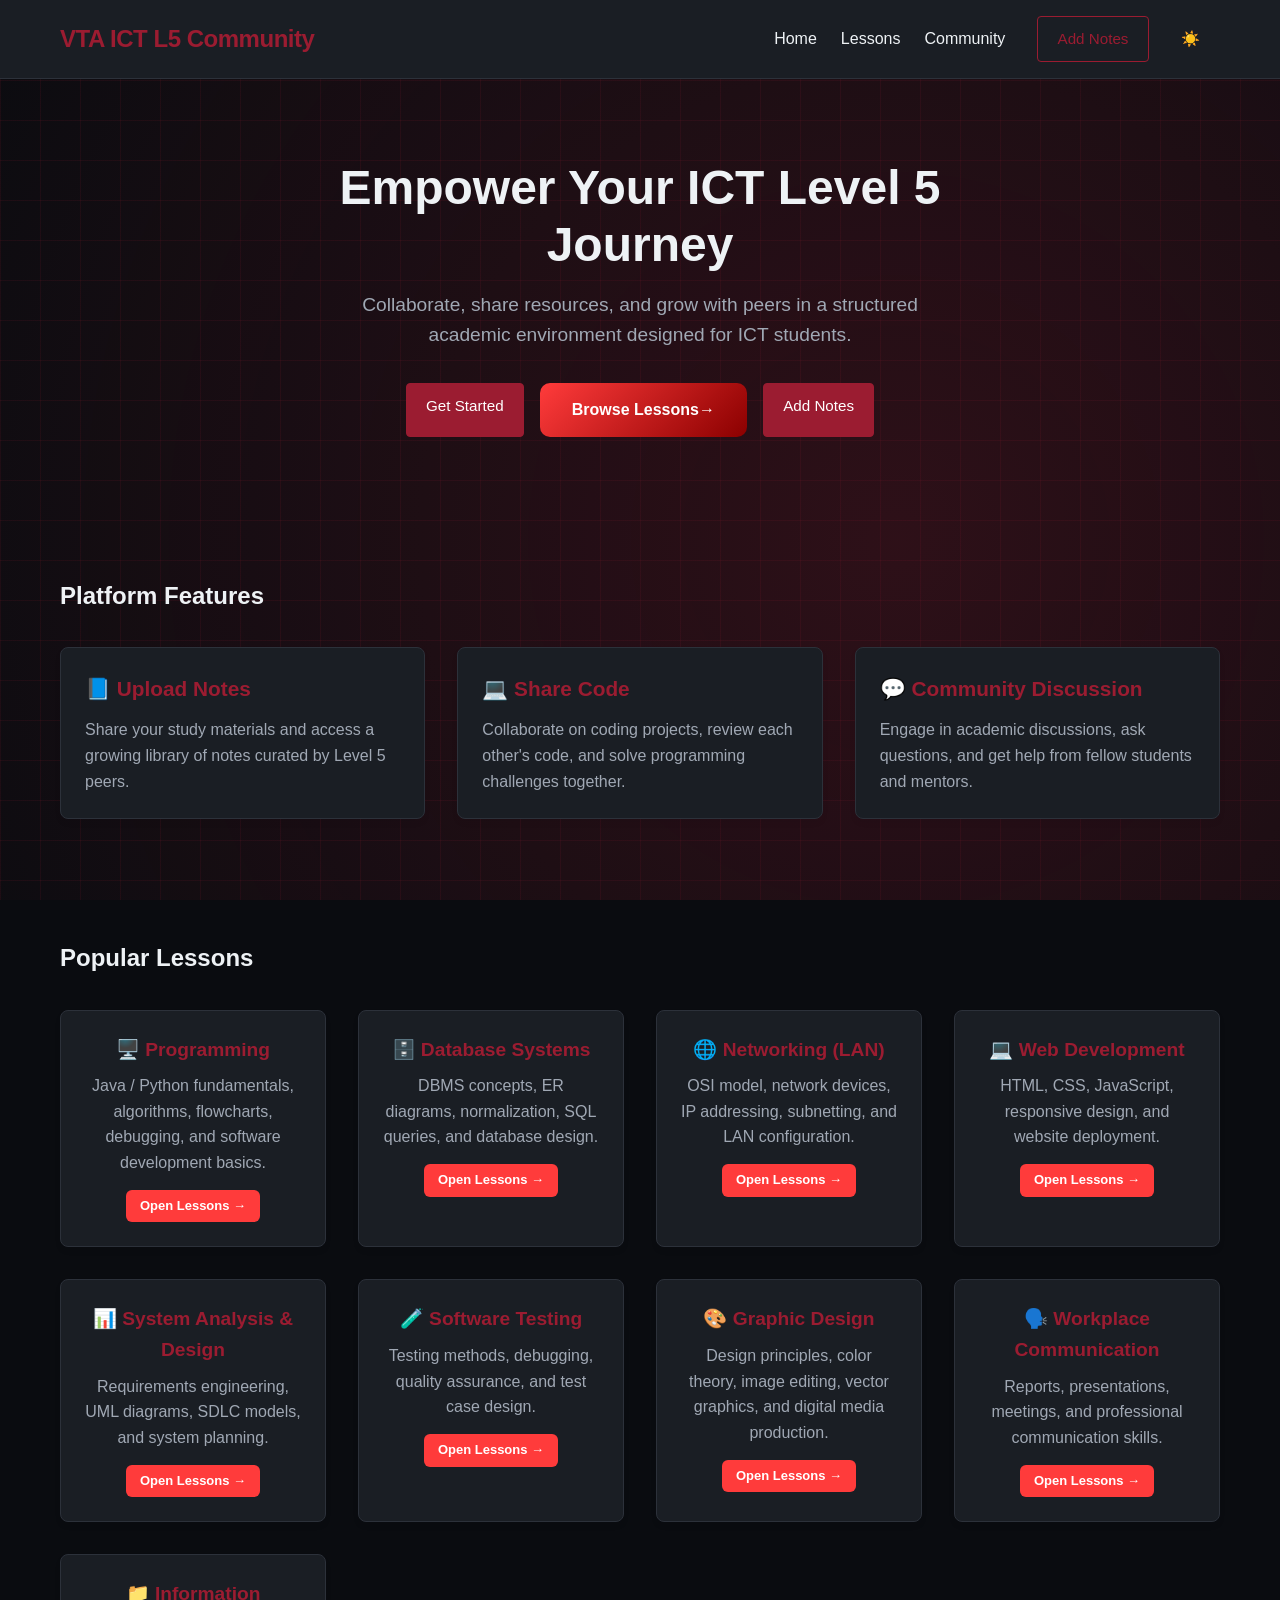
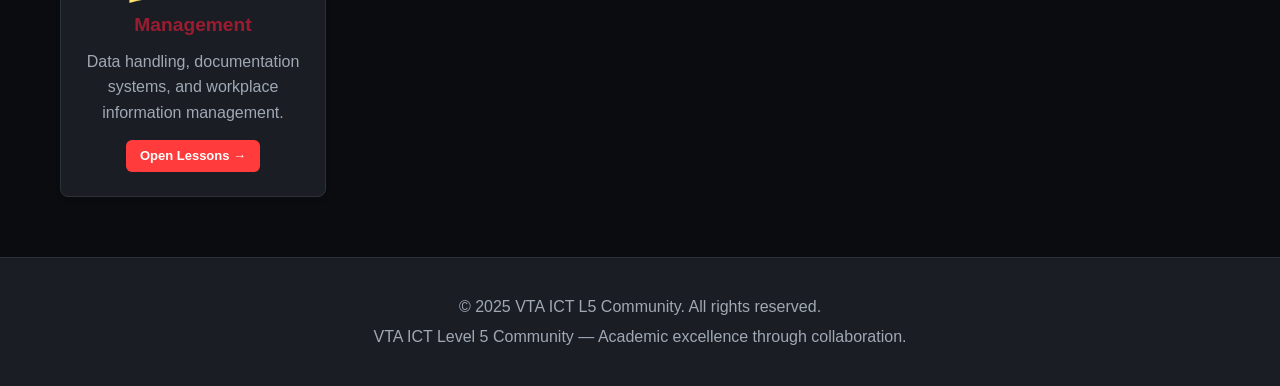
<file: index.html>
<!DOCTYPE html>
<html lang="en">

<head>
  <meta charset="UTF-8">
  <link rel="icon" type="image/png" href="assets/images/favicon.png">
  <meta name="viewport" content="width=device-width, initial-scale=1.0">
  <title>VTA ICT L5 Community</title>
  <link rel="stylesheet" href="assets/css/style.css">
  <link rel="stylesheet" href="assets/css/responsive.css">
  <link rel="stylesheet" href="assets/css/animations.css">
</head>

<body>
  <!-- Navbar -->
  <nav class="navbar">
    <div class="container">
      <div class="logo">VTA ICT L5 Community</div>
      <button class="mobile-menu-btn" aria-label="Menu">☰</button>
      <div class="nav-menu">
        <ul class="nav-links">
          <li><a href="#">Home</a></li>
          <li><a href="lesson.html">Lessons</a></li>
          <li><a href="posts.html">Community</a></li>
        </ul>
        <div class="nav-buttons">
          <a href="upload.html" class="btn btn-outline">Add Notes</a>
          <button id="theme-toggle" class="btn" aria-label="Toggle theme">☀️</button>
        </div>
      </div>
    </div>
  </nav>

  <main>
    <!-- Hero Section -->
    <section class="hero">
      <div class="container">
        <h1>Empower Your ICT Level 5 Journey</h1>
        <p>Collaborate, share resources, and grow with peers in a structured academic environment designed for ICT
          students.</p>
        <div class="hero-buttons">
          <a href="about.html" class="btn btn-primary">Get Started</a>
          <a href="lesson.html" class="btn btn-outline">Browse Lessons</a>
          <a href="upload.html" class="btn btn-primary add-notes-special">Add Notes</a>
        </div>
      </div>
    </section>

    <!-- Features Section -->
    <section class="section features">
      <div class="container">
        <h2>Platform Features</h2>
        <div class="grid">
          <div class="card">
            <h3>📘 Upload Notes</h3>
            <p>Share your study materials and access a growing library of notes curated by Level 5 peers.</p>
          </div>
          <div class="card">
            <h3>💻 Share Code</h3>
            <p>Collaborate on coding projects, review each other's code, and solve programming challenges together.</p>
          </div>
          <div class="card">
            <h3>💬 Community Discussion</h3>
            <p>Engage in academic discussions, ask questions, and get help from fellow students and mentors.</p>
          </div>
        </div>
      </div>
    </section>

    <!-- Lessons Preview Section -->
    <section class="section lessons-preview" id="lessons">
      <div class="container">
        <h2>Popular Lessons</h2>
        <div class="grid lessons-grid">
          <!-- Row 1 -->
          <a class="card" href="lesson.html?topic=Programming">
            <h3>🖥️ Programming</h3>
            <p>Java / Python fundamentals, algorithms, flowcharts, debugging, and software development basics.</p>
            <span class="lesson-btn">Open Lessons &rarr;</span>
          </a>
          <a class="card" href="lesson.html?topic=Database%20Systems">
            <h3>🗄️ Database Systems</h3>
            <p>DBMS concepts, ER diagrams, normalization, SQL queries, and database design.</p>
            <span class="lesson-btn">Open Lessons &rarr;</span>
          </a>
          <a class="card" href="lesson.html?topic=Networking">
            <h3>🌐 Networking (LAN)</h3>
            <p>OSI model, network devices, IP addressing, subnetting, and LAN configuration.</p>
            <span class="lesson-btn">Open Lessons &rarr;</span>
          </a>
          <!-- Row 2 -->
          <a class="card" href="lesson.html?topic=Web%20Development">
            <h3>💻 Web Development</h3>
            <p>HTML, CSS, JavaScript, responsive design, and website deployment.</p>
            <span class="lesson-btn">Open Lessons &rarr;</span>
          </a>
          <a class="card" href="lesson.html?topic=System%20Analysis">
            <h3>📊 System Analysis &amp; Design</h3>
            <p>Requirements engineering, UML diagrams, SDLC models, and system planning.</p>
            <span class="lesson-btn">Open Lessons &rarr;</span>
          </a>
          <a class="card" href="lesson.html?topic=Software%20Testing">
            <h3>🧪 Software Testing</h3>
            <p>Testing methods, debugging, quality assurance, and test case design.</p>
            <span class="lesson-btn">Open Lessons &rarr;</span>
          </a>
          <!-- Row 3 -->
          <a class="card" href="lesson.html?topic=Graphic%20Design">
            <h3>🎨 Graphic Design</h3>
            <p>Design principles, color theory, image editing, vector graphics, and digital media production.</p>
            <span class="lesson-btn">Open Lessons &rarr;</span>
          </a>
          <a class="card" href="lesson.html?topic=Workplace%20Communication">
            <h3>🗣️ Workplace Communication</h3>
            <p>Reports, presentations, meetings, and professional communication skills.</p>
            <span class="lesson-btn">Open Lessons &rarr;</span>
          </a>
          <a class="card" href="lesson.html?topic=Information%20Management">
            <h3>📁 Information Management</h3>
            <p>Data handling, documentation systems, and workplace information management.</p>
            <span class="lesson-btn">Open Lessons &rarr;</span>
          </a>
        </div>
      </div>
    </section>
  </main>

  <!-- Footer -->
  <footer class="footer">
    <div class="container">
      <p>© 2025 VTA ICT L5 Community. All rights reserved.</p>
      <p>VTA ICT Level 5 Community — Academic excellence through collaboration.</p>
    </div>
  </footer>

  <script src="assets/js/ui.js"></script>
</body>

</html>
</file>
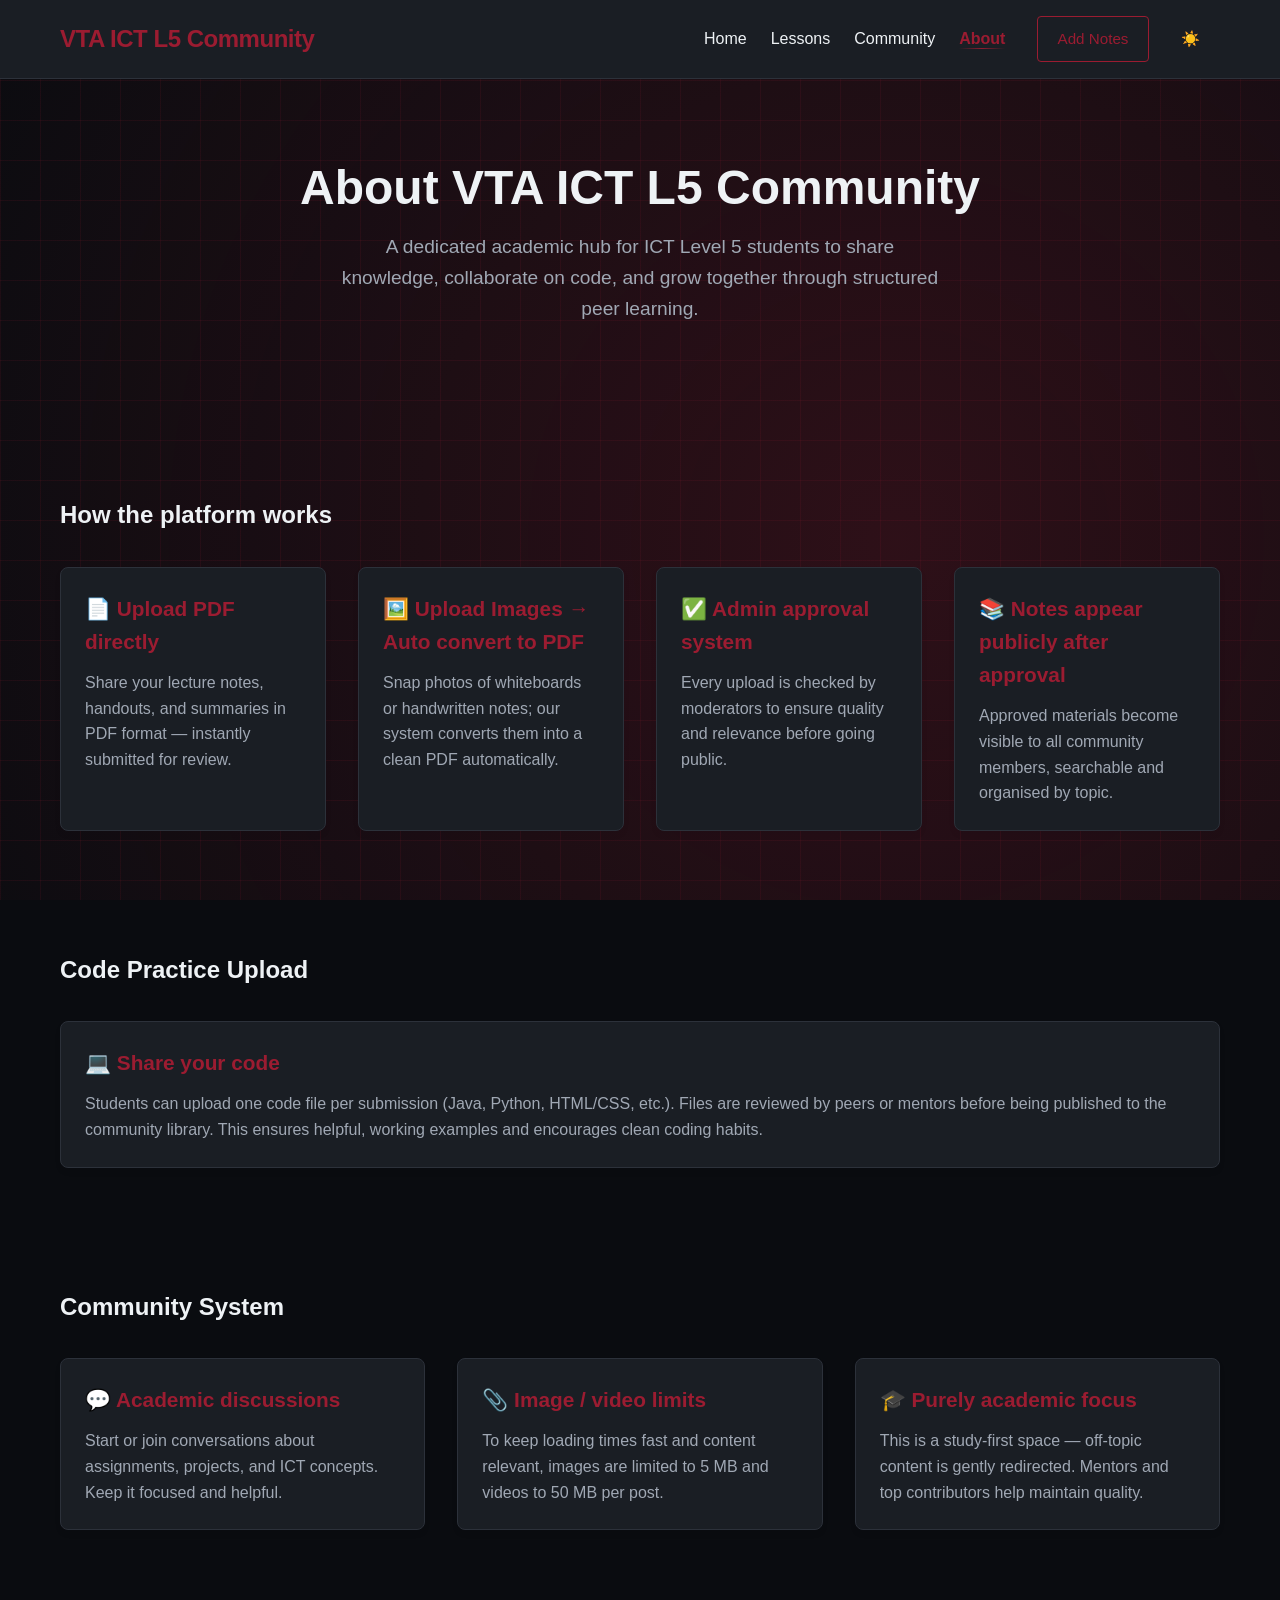
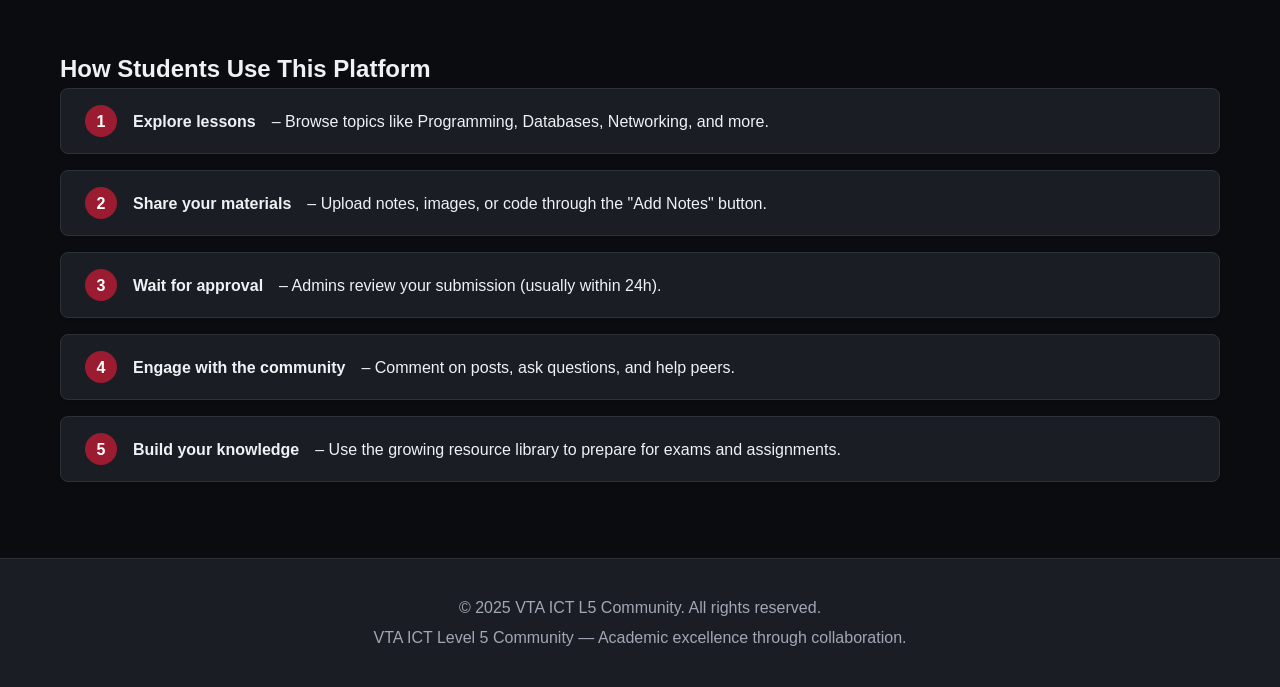
<file: about.html>
<!DOCTYPE html>
<html lang="en">
<head>
  <meta charset="UTF-8">
  <meta name="viewport" content="width=device-width, initial-scale=1.0">
  <title>About · VTA ICT L5 Community</title>
  <link rel="stylesheet" href="assets/css/style.css">
  <link rel="stylesheet" href="assets/css/responsive.css">
  <link rel="stylesheet" href="assets/css/animations.css">
  <style>
    /* Active link highlight – matches primary color */
    .nav-links a.active {
      color: var(--primary-color);
      font-weight: 600;
    }
    /* Optional: subtle underline for active (like hover but persistent) */
    .nav-links a.active::after {
      transform: scaleX(1);
      opacity: 0.9;
    }
    /* Step list styling (clean, uses card background) */
    .step-list {
      list-style: none;
      padding: 0;
    }
    .step-list li {
      background-color: var(--card-color);
      border: 1px solid var(--border-color);
      border-radius: 8px;
      padding: 1rem 1.5rem;
      margin-bottom: 1rem;
      display: flex;
      align-items: center;
      gap: 1rem;
      box-shadow: 0 2px 4px rgba(0,0,0,0.05);
    }
    .step-list li span.step-number {
      background-color: var(--primary-color);
      color: white;
      width: 2rem;
      height: 2rem;
      display: inline-flex;
      align-items: center;
      justify-content: center;
      border-radius: 50%;
      font-weight: 700;
      flex-shrink: 0;
    }
    .light-theme .step-list li span.step-number {
      color: white;
    }
  </style>
</head>
<body>
  <!-- Navbar (identical structure, added About link) -->
  <nav class="navbar">
    <div class="container">
      <div class="logo">VTA ICT L5 Community</div>
      <button class="mobile-menu-btn" aria-label="Menu">☰</button>
      <div class="nav-menu">
        <ul class="nav-links">
          <li><a href="index.html">Home</a></li>
          <li><a href="lesson.html">Lessons</a></li>
          <li><a href="posts.html">Community</a></li>
          <li><a href="about.html" class="active" aria-current="page">About</a></li>
        </ul>
        <div class="nav-buttons">
          <a href="upload.html" class="btn btn-outline">Add Notes</a>
          <button id="theme-toggle" class="btn" aria-label="Toggle theme">☀️</button>
        </div>
      </div>
    </div>
  </nav>

  <main>
    <!-- Section 1: Hero -->
    <section class="hero">
      <div class="container">
        <h1>About VTA ICT L5 Community</h1>
        <p>A dedicated academic hub for ICT Level 5 students to share knowledge, collaborate on code, and grow together through structured peer learning.</p>
      </div>
    </section>

    <!-- Section 2: How the platform works (features grid) -->
    <section class="section">
      <div class="container">
        <h2>How the platform works</h2>
        <div class="grid">
          <div class="card">
            <h3>📄 Upload PDF directly</h3>
            <p>Share your lecture notes, handouts, and summaries in PDF format — instantly submitted for review.</p>
          </div>
          <div class="card">
            <h3>🖼️ Upload Images → Auto convert to PDF</h3>
            <p>Snap photos of whiteboards or handwritten notes; our system converts them into a clean PDF automatically.</p>
          </div>
          <div class="card">
            <h3>✅ Admin approval system</h3>
            <p>Every upload is checked by moderators to ensure quality and relevance before going public.</p>
          </div>
          <div class="card">
            <h3>📚 Notes appear publicly after approval</h3>
            <p>Approved materials become visible to all community members, searchable and organised by topic.</p>
          </div>
        </div>
      </div>
    </section>

    <!-- Section 3: Code Practice Upload (single feature card, but we use full-width layout inside grid) -->
    <section class="section">
      <div class="container">
        <h2>Code Practice Upload</h2>
        <div class="grid" style="grid-template-columns: 1fr;"> <!-- single column -->
          <div class="card">
            <h3>💻 Share your code</h3>
            <p>Students can upload one code file per submission (Java, Python, HTML/CSS, etc.). Files are reviewed by peers or mentors before being published to the community library. This ensures helpful, working examples and encourages clean coding habits.</p>
          </div>
        </div>
      </div>
    </section>

    <!-- Section 4: Community System -->
    <section class="section">
      <div class="container">
        <h2>Community System</h2>
        <div class="grid">
          <div class="card">
            <h3>💬 Academic discussions</h3>
            <p>Start or join conversations about assignments, projects, and ICT concepts. Keep it focused and helpful.</p>
          </div>
          <div class="card">
            <h3>📎 Image / video limits</h3>
            <p>To keep loading times fast and content relevant, images are limited to 5 MB and videos to 50 MB per post.</p>
          </div>
          <div class="card">
            <h3>🎓 Purely academic focus</h3>
            <p>This is a study‑first space — off‑topic content is gently redirected. Mentors and top contributors help maintain quality.</p>
          </div>
        </div>
      </div>
    </section>

    <!-- Section 5: How Students Use This Platform (step by step) -->
    <section class="section">
      <div class="container">
        <h2>How Students Use This Platform</h2>
        <ul class="step-list">
          <li><span class="step-number">1</span> <strong>Explore lessons</strong> – Browse topics like Programming, Databases, Networking, and more.</li>
          <li><span class="step-number">2</span> <strong>Share your materials</strong> – Upload notes, images, or code through the "Add Notes" button.</li>
          <li><span class="step-number">3</span> <strong>Wait for approval</strong> – Admins review your submission (usually within 24h).</li>
          <li><span class="step-number">4</span> <strong>Engage with the community</strong> – Comment on posts, ask questions, and help peers.</li>
          <li><span class="step-number">5</span> <strong>Build your knowledge</strong> – Use the growing resource library to prepare for exams and assignments.</li>
        </ul>
      </div>
    </section>
  </main>

  <!-- Footer (exactly as in index) -->
  <footer class="footer">
    <div class="container">
      <p>© 2025 VTA ICT L5 Community. All rights reserved.</p>
      <p>VTA ICT Level 5 Community — Academic excellence through collaboration.</p>
    </div>
  </footer>

  <script src="assets/js/ui.js"></script>
</body>
</html>
</file>
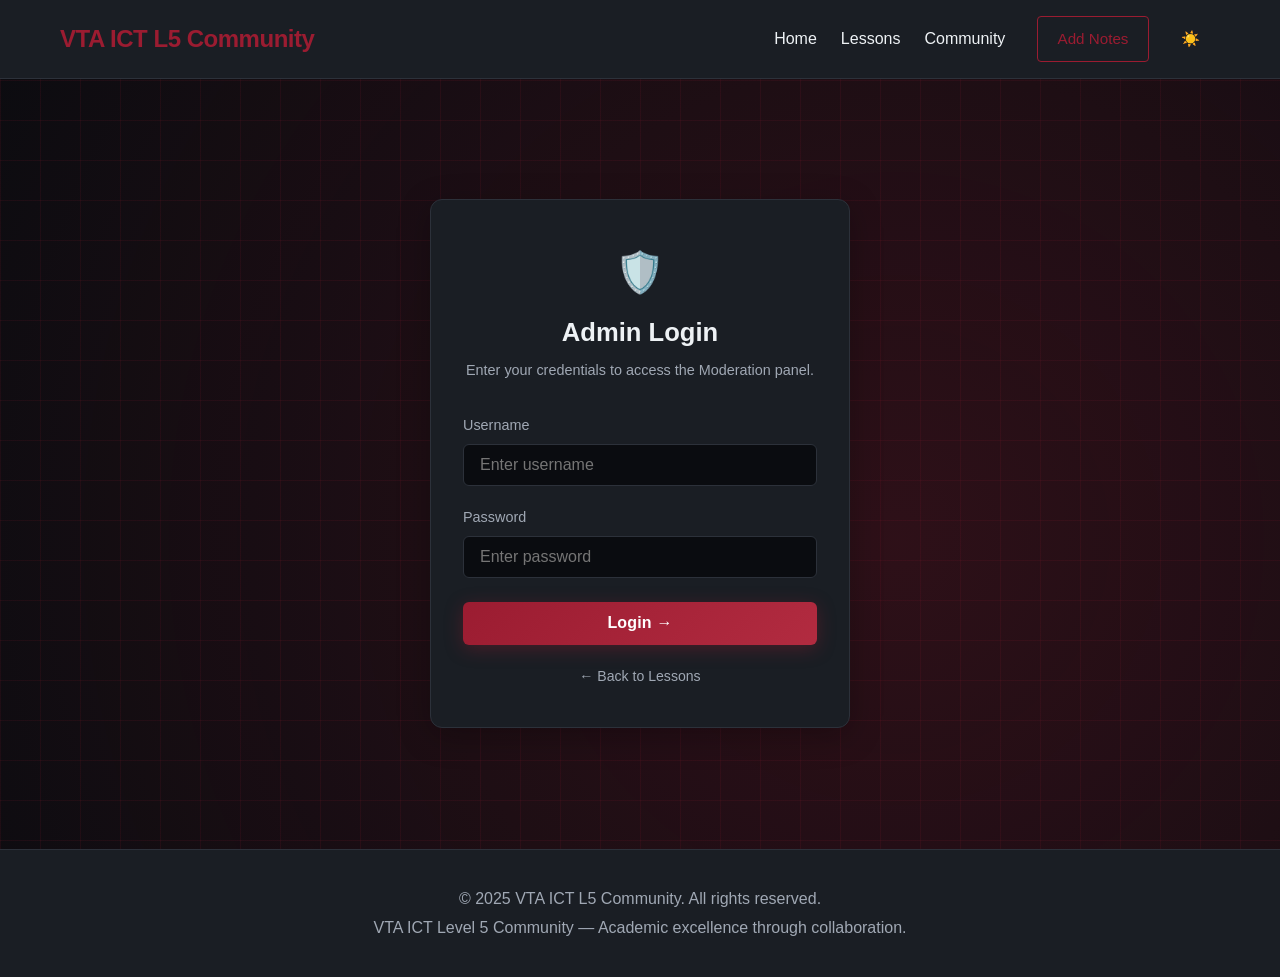
<file: admin-login.html>
<!DOCTYPE html>
<html lang="en">

<head>
    <meta charset="UTF-8">
    <meta name="viewport" content="width=device-width, initial-scale=1.0">
    <title>Admin Login · VTA ICT L5 Community</title>
    <link rel="stylesheet" href="assets/css/style.css">
    <link rel="stylesheet" href="assets/css/animations.css">
    <style>
        /* ===== LOGIN PAGE LAYOUT ===== */
        .login-section {
            min-height: calc(100vh - 130px);
            display: flex;
            align-items: center;
            justify-content: center;
            padding: 60px 20px;
        }

        .login-card {
            background-color: var(--card-color);
            border: 1px solid var(--border-color);
            border-radius: 12px;
            padding: 2.5rem 2rem;
            width: 100%;
            max-width: 420px;
            box-shadow: 0 8px 32px rgba(0, 0, 0, 0.25);
            animation: scSlideUp 0.4s cubic-bezier(0.22, 1, 0.36, 1) forwards;
        }

        .login-icon {
            font-size: 2.5rem;
            text-align: center;
            margin-bottom: 0.5rem;
        }

        .login-card h1 {
            font-size: 1.6rem;
            font-weight: 700;
            text-align: center;
            margin-bottom: 0.4rem;
            color: var(--text-color);
        }

        .login-card .login-subtitle {
            text-align: center;
            color: var(--text-secondary);
            font-size: 0.9rem;
            margin-bottom: 2rem;
        }

        .form-group {
            margin-bottom: 1.25rem;
        }

        .form-group label {
            display: block;
            font-size: 0.9rem;
            font-weight: 500;
            color: var(--text-secondary);
            margin-bottom: 0.4rem;
        }

        .form-group input {
            width: 100%;
            padding: 0.7rem 1rem;
            background-color: var(--bg-color);
            border: 1px solid var(--border-color);
            border-radius: 6px;
            color: var(--text-color);
            font-size: 1rem;
            transition: border-color 0.2s ease;
        }

        .form-group input:focus {
            outline: none;
            border-color: var(--primary-color);
            box-shadow: 0 0 0 3px rgba(155, 28, 49, 0.12);
        }

        .btn-login {
            display: block;
            width: 100%;
            padding: 0.78rem 1.2rem;
            background: linear-gradient(135deg, #9B1C31, #b22b40);
            color: #fff;
            border: none;
            border-radius: 6px;
            font-size: 1rem;
            font-weight: 600;
            cursor: pointer;
            text-align: center;
            margin-top: 1.5rem;
            transition: background 0.22s ease, transform 0.18s ease, box-shadow 0.22s ease;
            box-shadow: 0 4px 18px rgba(155, 28, 49, 0.35);
            letter-spacing: 0.01em;
        }

        .btn-login:hover {
            background: linear-gradient(135deg, #b22b40, #c0394e);
            transform: translateY(-2px);
            box-shadow: 0 6px 24px rgba(155, 28, 49, 0.50);
        }

        .btn-login:active {
            transform: translateY(0);
        }

        .error-message {
            display: none;
            background: rgba(239, 68, 68, 0.12);
            border: 1px solid rgba(239, 68, 68, 0.4);
            color: #f87171;
            border-radius: 6px;
            padding: 0.7rem 1rem;
            font-size: 0.9rem;
            text-align: center;
            margin-top: 1rem;
            animation: scSlideUp 0.3s ease forwards;
        }

        .error-message.visible {
            display: block;
        }

        .back-link {
            display: block;
            text-align: center;
            margin-top: 1.25rem;
            color: var(--text-secondary);
            font-size: 0.88rem;
            text-decoration: none;
            transition: color 0.2s ease;
        }

        .back-link:hover {
            color: var(--primary-color);
        }

        @media (max-width: 480px) {
            .login-card {
                padding: 2rem 1.25rem;
            }
        }
    </style>
</head>

<body>
    <!-- Navbar (identical to other pages) -->
    <nav class="navbar">
        <div class="container">
            <div class="logo">VTA ICT L5 Community</div>
            <button class="mobile-menu-btn" aria-label="Menu">☰</button>
            <div class="nav-menu">
                <ul class="nav-links">
                    <li><a href="index.html">Home</a></li>
                    <li><a href="lesson.html">Lessons</a></li>
                    <li><a href="#">Community</a></li>
                </ul>
                <div class="nav-buttons">
                    <a href="upload.html" class="btn btn-outline">Add Notes</a>
                    <button id="theme-toggle" class="btn" aria-label="Toggle theme">☀️</button>
                </div>
            </div>
        </div>
    </nav>

    <!-- Login Section -->
    <main class="login-section">
        <div class="login-card">
            <div class="login-icon">🛡️</div>
            <h1>Admin Login</h1>
            <p class="login-subtitle">Enter your credentials to access the Moderation panel.</p>

            <form id="loginForm" novalidate>
                <div class="form-group">
                    <label for="username">Username</label>
                    <input type="text" id="username" name="username" placeholder="Enter username"
                        autocomplete="username" required>
                </div>
                <div class="form-group">
                    <label for="password">Password</label>
                    <input type="password" id="password" name="password" placeholder="Enter password"
                        autocomplete="current-password" required>
                </div>

                <button type="submit" class="btn-login">Login →</button>

                <div id="errorMsg" class="error-message" role="alert">
                    Invalid username or password
                </div>
            </form>

            <a href="lesson.html" class="back-link">← Back to Lessons</a>
        </div>
    </main>

    <!-- Footer -->
    <footer class="footer">
        <div class="container">
            <p>© 2025 VTA ICT L5 Community. All rights reserved.</p>
            <p>VTA ICT Level 5 Community — Academic excellence through collaboration.</p>
        </div>
    </footer>

    <!-- Scripts -->
    <script src="assets/js/ui.js"></script>
    <script>
        // If already logged in, skip straight to admin
        if (localStorage.getItem('adminLoggedIn') === 'true') {
            window.location.href = 'admin.html';
        }

        const ADMIN_USERNAME = 'EshanJ';
        const ADMIN_PASSWORD = 'Ej2006Es';

        document.getElementById('loginForm').addEventListener('submit', function (e) {
            e.preventDefault();

            const username = document.getElementById('username').value.trim();
            const password = document.getElementById('password').value;
            const errorMsg = document.getElementById('errorMsg');

            if (username === ADMIN_USERNAME && password === ADMIN_PASSWORD) {
                // Correct credentials — store session and redirect
                localStorage.setItem('adminLoggedIn', 'true');
                window.location.href = 'admin.html';
            } else {
                // Wrong credentials — show error
                errorMsg.classList.add('visible');
                // Shake the card slightly
                document.querySelector('.login-card').style.animation = 'none';
                document.querySelector('.login-card').offsetHeight; // reflow
                document.getElementById('password').value = '';
                document.getElementById('password').focus();
            }
        });

        // Hide error message when user starts typing again
        document.getElementById('username').addEventListener('input', function () {
            document.getElementById('errorMsg').classList.remove('visible');
        });
        document.getElementById('password').addEventListener('input', function () {
            document.getElementById('errorMsg').classList.remove('visible');
        });
    </script>
</body>

</html>
</file>
<file: assets/css/style.css>
/* Upload Overlay */
.upload-overlay {
  position: fixed;
  top: 0;
  left: 0;
  width: 100vw;
  height: 100vh;
  background: rgba(20, 20, 30, 0.85);
  z-index: 9999;
  display: flex;
  align-items: center;
  justify-content: center;
  transition: opacity 0.3s;
}

.upload-overlay-content {
  text-align: center;
  color: #fff;
  width: 90vw;
  max-width: 350px;
}

.upload-title {
  font-size: 1.3rem;
  margin-bottom: 24px;
  font-weight: 500;
}

.progress-bar-bg {
  width: 100%;
  height: 16px;
  background: #222;
  border-radius: 8px;
  overflow: hidden;
  margin-bottom: 12px;
  box-shadow: 0 0 8px #222;
}

.progress-bar {
  height: 100%;
  width: 0%;
  background: linear-gradient(90deg, #00c6ff, #0072ff);
  box-shadow: 0 0 12px #00c6ff;
  transition: width 0.3s;
  border-radius: 8px;
  animation: glow 1.5s infinite alternate;
}

@keyframes glow {
  from {
    box-shadow: 0 0 12px #00c6ff;
  }

  to {
    box-shadow: 0 0 24px #0072ff;
  }
}

.progress-percent {
  font-size: 1.1rem;
  font-weight: 500;
  margin-top: 4px;
}

/* ===== SUCCESS CARD — centered dark notification card ===== */
.success-card {
  position: fixed;
  top: 0;
  left: 0;
  width: 100vw;
  height: 100vh;
  display: flex;
  align-items: center;
  justify-content: center;
  z-index: 10000;
  /* semi-transparent backdrop so page is still visible */
  background: rgba(10, 12, 16, 0.72);
  backdrop-filter: blur(4px);
  animation: scFadeBackdrop 0.35s ease forwards;
}

/* Success Card — inner panel */
.success-card-content {
  background: #161a22;
  border-radius: 20px;
  box-shadow:
    0 8px 40px rgba(0, 0, 0, 0.55),
    0 0 0 1px rgba(255, 255, 255, 0.07);
  padding: 2.5rem 2rem 2rem;
  width: 100%;
  max-width: 400px;
  text-align: center;
  display: flex;
  flex-direction: column;
  align-items: center;
  gap: 0.5rem;
  animation: scSlideUp 0.4s cubic-bezier(0.22, 1, 0.36, 1) forwards;
}

.success-card-icon {
  font-size: 2.6rem;
  margin-bottom: 0.5rem;
  display: flex;
  align-items: center;
  justify-content: center;
  color: #22c55e;
}

.success-card-content h3 {
  margin: 0 0 0.4rem;
  font-size: 1.3rem;
  font-weight: 700;
  color: #f0f4f8;
  letter-spacing: 0.01em;
}

.success-card-content p {
  margin: 0 0 1.5rem;
  color: #a0a8b4;
  font-size: 0.97rem;
  line-height: 1.6;
  max-width: 320px;
}

.success-btn {
  display: inline-block;
  padding: 0.72em 2.4em;
  font-size: 1rem;
  font-weight: 600;
  border: none;
  border-radius: 50px;
  background: linear-gradient(135deg, #9B1C31, #b22b40);
  color: #fff;
  cursor: pointer;
  box-shadow: 0 4px 18px rgba(155, 28, 49, 0.38);
  transition: background 0.22s ease, transform 0.18s ease, box-shadow 0.22s ease;
}

.success-btn:hover,
.success-btn:focus {
  background: linear-gradient(135deg, #b22b40, #c0394e);
  transform: translateY(-2px);
  box-shadow: 0 6px 24px rgba(155, 28, 49, 0.50);
  outline: none;
}

/* Responsive — mobile */
@media (max-width: 600px) {
  .success-card-content {
    max-width: 92vw;
    padding: 2rem 1.25rem 1.6rem;
  }

  .success-card-content h3 {
    font-size: 1.15rem;
  }

  .success-card-content p {
    font-size: 0.93rem;
  }

  .success-btn {
    width: 100%;
    font-size: 0.97rem;
  }
}

/* Fade-in utility (kept for JS compat) */
.fade-in {
  opacity: 0;
  animation: scSlideUp 0.4s cubic-bezier(0.22, 1, 0.36, 1) forwards;
}

@keyframes scFadeBackdrop {
  from {
    opacity: 0;
  }

  to {
    opacity: 1;
  }
}

@keyframes scSlideUp {
  from {
    opacity: 0;
    transform: translateY(18px) scale(0.97);
  }

  to {
    opacity: 1;
    transform: translateY(0) scale(1);
  }
}

/* ===== RESET & BASE ===== */
* {
  margin: 0;
  padding: 0;
  box-sizing: border-box;
  transition: all 0.3s ease;
}

body {
  font-family: -apple-system, BlinkMacSystemFont, 'Segoe UI', Roboto, Oxygen, Ubuntu, Cantarell, 'Open Sans', 'Helvetica Neue', sans-serif;
  background-color: var(--bg-color);
  color: var(--text-color);
  line-height: 1.6;
}

html {
  scroll-behavior: smooth;
}

/* ===== VARIABLES ===== */
:root {
  /* Dark theme (default) */
  --bg-color: #0a0c10;
  --card-color: #1a1e24;
  --text-color: #eef2f5;
  --text-secondary: #a0a8b4;
  --primary-color: #9B1C31;
  --hover-color: #b22b40;
  --border-color: #2c313a;
}

.light-theme {
  --bg-color: #f5f7fa;
  --card-color: #ffffff;
  --text-color: #1a1e24;
  --text-secondary: #4a5568;
  --primary-color: #9B1C31;
  --hover-color: #b22b40;
  --border-color: #e2e8f0;
}

/* ===== LAYOUT ===== */
.container {
  max-width: 1200px;
  margin: 0 auto;
  padding: 0 20px;
}

.section {
  padding: 60px 0;
}

/* ===== NAVBAR ===== */
.navbar {
  background-color: var(--card-color);
  border-bottom: 1px solid var(--border-color);
  position: sticky;
  top: 0;
  z-index: 100;
}

.navbar .container {
  display: flex;
  align-items: center;
  justify-content: space-between;
  flex-wrap: wrap;
  padding: 1rem 20px;
}

.logo {
  font-size: 1.5rem;
  font-weight: 600;
  color: var(--primary-color);
  letter-spacing: -0.02em;
}

.nav-menu {
  display: flex;
  align-items: center;
  gap: 2rem;
}

.nav-links {
  display: flex;
  list-style: none;
  gap: 1.5rem;
}

.nav-links a {
  color: var(--text-color);
  text-decoration: none;
  font-weight: 500;
}

.nav-links a:hover {
  color: var(--primary-color);
}

.nav-buttons {
  display: flex;
  gap: 0.75rem;
}

.mobile-menu-btn {
  display: none;
  background: transparent;
  border: none;
  font-size: 1.5rem;
  color: var(--text-color);
  cursor: pointer;
}

/* ===== BUTTONS ===== */
.btn {
  display: inline-block;
  padding: 0.6rem 1.2rem;
  border-radius: 4px;
  font-weight: 500;
  text-decoration: none;
  cursor: pointer;
  border: 1px solid transparent;
  background: transparent;
  color: var(--text-color);
  font-size: 0.95rem;
}

.btn-primary {
  background-color: var(--primary-color);
  color: white;
  border-color: var(--primary-color);
}

.btn-primary:hover {
  background-color: var(--hover-color);
  border-color: var(--hover-color);
}

.btn-outline {
  border: 1px solid var(--primary-color);
  color: var(--primary-color);
  background: transparent;
}

.btn-outline:hover {
  background-color: var(--primary-color);
  color: white;
}

/* ===== HERO SECTION ===== */
.hero {
  text-align: center;
  padding: 80px 0;
}

.hero h1 {
  font-size: 3rem;
  font-weight: 700;
  margin-bottom: 1rem;
  line-height: 1.2;
  max-width: 800px;
  margin-left: auto;
  margin-right: auto;
}

.hero p {
  font-size: 1.2rem;
  color: var(--text-secondary);
  max-width: 600px;
  margin: 0 auto 2rem;
}

.hero-buttons {
  display: flex;
  gap: 1rem;
  justify-content: center;
}

/* ===== CARDS & GRID ===== */
.grid {
  display: grid;
  grid-template-columns: repeat(auto-fit, minmax(250px, 1fr));
  gap: 2rem;
  margin-top: 2rem;
}

.card {
  background-color: var(--card-color);
  border: 1px solid var(--border-color);
  border-radius: 8px;
  padding: 1.5rem;
  box-shadow: 0 4px 6px rgba(0, 0, 0, 0.05);
}

/* ===== RESET & BASE ===== */
* {
  margin: 0;
  padding: 0;
  box-sizing: border-box;
  transition: all 0.3s ease;
}

body {
  font-family: -apple-system, BlinkMacSystemFont, 'Segoe UI', Roboto, Oxygen, Ubuntu, Cantarell, 'Open Sans', 'Helvetica Neue', sans-serif;
  background-color: var(--bg-color);
  color: var(--text-color);
  line-height: 1.6;
}

html {
  scroll-behavior: smooth;
}

/* ===== VARIABLES ===== */
:root {
  /* Dark theme (default) */
  --bg-color: #0a0c10;
  --card-color: #1a1e24;
  --text-color: #eef2f5;
  --text-secondary: #a0a8b4;
  --primary-color: #9B1C31;
  --hover-color: #b22b40;
  --border-color: #2c313a;
}

.light-theme {
  --bg-color: #f5f7fa;
  --card-color: #ffffff;
  --text-color: #1a1e24;
  --text-secondary: #4a5568;
  --primary-color: #9B1C31;
  --hover-color: #b22b40;
  --border-color: #e2e8f0;
}

/* ===== LAYOUT ===== */
.container {
  max-width: 1200px;
  margin: 0 auto;
  padding: 0 20px;
}

.section {
  padding: 60px 0;
}

/* ===== NAVBAR ===== */
.navbar {
  background-color: var(--card-color);
  border-bottom: 1px solid var(--border-color);
  position: sticky;
  top: 0;
  z-index: 100;
}

.navbar .container {
  display: flex;
  align-items: center;
  justify-content: space-between;
  flex-wrap: wrap;
  padding: 1rem 20px;
}

.logo {
  font-size: 1.5rem;
  font-weight: 600;
  color: var(--primary-color);
  letter-spacing: -0.02em;
}

.nav-menu {
  display: flex;
  align-items: center;
  gap: 2rem;
}

.nav-links {
  display: flex;
  list-style: none;
  gap: 1.5rem;
}

.nav-links a {
  color: var(--text-color);
  text-decoration: none;
  font-weight: 500;
}

.nav-links a:hover {
  color: var(--primary-color);
}

.nav-buttons {
  display: flex;
  gap: 0.75rem;
}

.mobile-menu-btn {
  display: none;
  background: transparent;
  border: none;
  font-size: 1.5rem;
  color: var(--text-color);
  cursor: pointer;
}

/* ===== BUTTONS ===== */
.btn {
  display: inline-block;
  padding: 0.6rem 1.2rem;
  border-radius: 4px;
  font-weight: 500;
  text-decoration: none;
  cursor: pointer;
  border: 1px solid transparent;
  background: transparent;
  color: var(--text-color);
  font-size: 0.95rem;
}

.btn-primary {
  background-color: var(--primary-color);
  color: white;
  border-color: var(--primary-color);
}

.btn-primary:hover {
  background-color: var(--hover-color);
  border-color: var(--hover-color);
}

.btn-outline {
  border: 1px solid var(--primary-color);
  color: var(--primary-color);
  background: transparent;
}

.btn-outline:hover {
  background-color: var(--primary-color);
  color: white;
}

/* ===== HERO SECTION ===== */
.hero {
  text-align: center;
  padding: 80px 0;
}

.hero h1 {
  font-size: 3rem;
  font-weight: 700;
  margin-bottom: 1rem;
  line-height: 1.2;
  max-width: 800px;
  margin-left: auto;
  margin-right: auto;
}

.hero p {
  font-size: 1.2rem;
  color: var(--text-secondary);
  max-width: 600px;
  margin: 0 auto 2rem;
}

.hero-buttons {
  display: flex;
  gap: 1rem;
  justify-content: center;
}

/* ===== CARDS & GRID ===== */
.grid {
  display: grid;
  grid-template-columns: repeat(auto-fit, minmax(250px, 1fr));
  gap: 2rem;
  margin-top: 2rem;
}

.card {
  background-color: var(--card-color);
  border: 1px solid var(--border-color);
  border-radius: 8px;
  padding: 1.5rem;
  box-shadow: 0 4px 6px rgba(0, 0, 0, 0.05);
}

.card h3 {
  font-size: 1.3rem;
  margin-bottom: 0.75rem;
  color: var(--primary-color);
}

.card p {
  color: var(--text-secondary);
  margin-bottom: 0;
}

/* ===== LESSONS PREVIEW ===== */
.lessons-preview .card {
  text-align: center;
}

.lessons-preview .card h3 {
  font-size: 1.2rem;
  margin-bottom: 0.5rem;
}

/* ===== FOOTER ===== */
.footer {
  background-color: var(--card-color);
  border-top: 1px solid var(--border-color);
  padding: 2rem 0;
  text-align: center;
  color: var(--text-secondary);
}

.footer p {
  margin: 0.25rem 0;
}

/* ===== INPUTS ===== */
input,
textarea {
  background-color: var(--card-color);
  border: 1px solid var(--border-color);
  color: var(--text-color);
  padding: 0.6rem 1rem;
  border-radius: 4px;
  font-size: 1rem;
  width: 100%;
}

input:focus,
textarea:focus {
  outline: none;
  border-color: var(--primary-color);
}

/* ===== RESPONSIVE ===== */
@media (max-width: 768px) {
  .mobile-menu-btn {
    display: block;
  }

  .nav-menu {
    display: none;
    width: 100%;
    flex-direction: column;
    align-items: flex-start;
    gap: 1rem;
    padding: 1rem 0;
  }

  .nav-menu.show {
    display: flex;
  }

  .nav-links {
    flex-direction: column;
    width: 100%;
    gap: 0.75rem;
  }

  .nav-buttons {
    width: 100%;
    justify-content: flex-start;
  }

  .hero h1 {
    font-size: 2.2rem;
  }

  .hero p {
    font-size: 1rem;
  }

  .hero-buttons {
    flex-direction: column;
    align-items: center;
  }

  .btn {
    width: 100%;
    max-width: 300px;
    text-align: center;
  }
}

.lesson-btn {
  display: inline-block;
  margin-top: 14px;
  padding: 6px 14px;
  background: #ff3b3b;
  color: white;
  font-size: 13px;
  border-radius: 6px;
  font-weight: 600;
  text-decoration: none;
}

.lesson-btn:hover {
  background: #ff5555;
}

.card {
  display: block;
  text-decoration: none;
  color: white;
}

.add-notes-special {
  position: relative;
  transition: box-shadow 0.3s ease, transform 0.3s ease;
}

.add-notes-special:hover {
  box-shadow: 0 0 20px rgba(155, 28, 49, 0.6);
  transform: translateY(-2px);
}


.card h3 {
  font-size: 1.3rem;
  margin-bottom: 0.75rem;
  color: var(--primary-color);
}

.card p {
  color: var(--text-secondary);
  margin-bottom: 0;
}

/* ===== LESSONS PREVIEW ===== */
.lessons-preview .card {
  text-align: center;
}

.lessons-preview .card h3 {
  font-size: 1.2rem;
  margin-bottom: 0.5rem;
}

/* ===== FOOTER ===== */
.footer {
  background-color: var(--card-color);
  border-top: 1px solid var(--border-color);
  padding: 2rem 0;
  text-align: center;
  color: var(--text-secondary);
}

.footer p {
  margin: 0.25rem 0;
}

/* ===== INPUTS ===== */
input,
textarea {
  background-color: var(--card-color);
  border: 1px solid var(--border-color);
  color: var(--text-color);
  padding: 0.6rem 1rem;
  border-radius: 4px;
  font-size: 1rem;
  width: 100%;
}

input:focus,
textarea:focus {
  outline: none;
  border-color: var(--primary-color);
}

/* ===== RESPONSIVE ===== */
@media (max-width: 768px) {
  .mobile-menu-btn {
    display: block;
  }

  .nav-menu {
    display: none;
    width: 100%;
    flex-direction: column;
    align-items: flex-start;
    gap: 1rem;
    padding: 1rem 0;
  }

  .nav-menu.show {
    display: flex;
  }

  .nav-links {
    flex-direction: column;
    width: 100%;
    gap: 0.75rem;
  }

  .nav-buttons {
    width: 100%;
    justify-content: flex-start;
  }

  .hero h1 {
    font-size: 2.2rem;
  }

  .hero p {
    font-size: 1rem;
  }

  .hero-buttons {
    flex-direction: column;
    align-items: center;
  }

  .btn {
    width: 100%;
    max-width: 300px;
    text-align: center;
  }
}

.lesson-btn {
  display: inline-block;
  margin-top: 14px;
  padding: 6px 14px;
  background: #ff3b3b;
  color: white;
  font-size: 13px;
  border-radius: 6px;
  font-weight: 600;
  text-decoration: none;
}

.lesson-btn:hover {
  background: #ff5555;
}

.card {
  display: block;
  text-decoration: none;
  color: white;
}

.add-notes-special {
  position: relative;
  transition: box-shadow 0.3s ease, transform 0.3s ease;
}

.add-notes-special:hover {
  box-shadow: 0 0 20px rgba(155, 28, 49, 0.6);
  transform: translateY(-2px);
}

/* ===== ADMIN ACCESS LINK ===== */
.admin-access {
  display: block;
  margin: 20px auto;
  text-align: center;
  font-size: 14px;
  color: #9aa0a6;
  opacity: 0.6;
  text-decoration: none;
  transition: 0.2s;
}

.admin-access:hover {
  opacity: 1;
  color: #00ffd5;
}

/* ===== ADMIN LOGIN PAGE ===== */
.admin-login-page {
  min-height: 100vh;
  display: flex;
  align-items: center;
  justify-content: center;
  background-color: var(--bg-color);
  padding: 2rem;
}

.admin-login-card {
  background: var(--card-color);
  border: 1px solid var(--border-color);
  border-radius: 20px;
  padding: 2.5rem 2rem;
  width: 100%;
  max-width: 380px;
  box-shadow: 0 8px 40px rgba(0, 0, 0, 0.5);
  text-align: center;
}

.admin-login-icon {
  font-size: 2.8rem;
  margin-bottom: 0.5rem;
}

.admin-login-card h1 {
  font-size: 1.5rem;
  font-weight: 700;
  color: var(--text-color);
  margin-bottom: 0.3rem;
}

.admin-login-card p.admin-login-sub {
  font-size: 0.9rem;
  color: var(--text-secondary);
  margin-bottom: 1.8rem;
}

.admin-login-form {
  display: flex;
  flex-direction: column;
  gap: 1rem;
}

.admin-login-form input {
  background: var(--bg-color);
  border: 1px solid var(--border-color);
  border-radius: 10px;
  padding: 0.8rem 1rem;
  font-size: 1rem;
  color: var(--text-color);
  width: 100%;
  outline: none;
  transition: border-color 0.2s, box-shadow 0.2s;
}

.admin-login-form input:focus {
  border-color: var(--primary-color);
  box-shadow: 0 0 0 3px rgba(155, 28, 49, 0.2);
}

.admin-login-submit {
  background: var(--primary-color);
  color: white;
  border: none;
  border-radius: 10px;
  padding: 0.85rem 1rem;
  font-size: 1rem;
  font-weight: 600;
  cursor: pointer;
  transition: background 0.2s, box-shadow 0.2s;
  margin-top: 0.3rem;
}

.admin-login-submit:hover {
  background: var(--hover-color);
  box-shadow: 0 4px 16px rgba(155, 28, 49, 0.4);
}

.admin-login-error {
  display: none;
  margin-top: 0.8rem;
  padding: 0.65rem 1rem;
  background: rgba(239, 68, 68, 0.12);
  border: 1px solid rgba(239, 68, 68, 0.35);
  border-radius: 8px;
  color: #f87171;
  font-size: 0.9rem;
}

.admin-login-back {
  display: block;
  margin-top: 1.2rem;
  font-size: 0.88rem;
  color: var(--text-secondary);
  text-decoration: none;
  transition: color 0.2s;
}

.admin-login-back:hover {
  color: var(--text-color);
}

/* ===== HERO "BROWSE LESSONS" GRADIENT BUTTON ===== */
/* Scoped to hero only — does NOT affect navbar .btn-outline */
.hero-buttons .btn-outline {
  background: linear-gradient(135deg, #ff3b3b, #8b0000);
  border: none;
  color: #ffffff;
  font-weight: 600;
  font-size: 16px;
  padding: 14px 32px;
  border-radius: 10px;
  transition: transform 0.3s ease, box-shadow 0.3s ease, filter 0.3s ease;
  position: relative;
  overflow: hidden;
}

/* Arrow injected via pseudo-element — no HTML change needed */
.hero-buttons .btn-outline::after {
  content: ' →';
  display: inline-block;
  transition: transform 0.3s ease;
}

.hero-buttons .btn-outline:hover {
  transform: translateY(-3px);
  box-shadow: 0 8px 25px rgba(255, 59, 59, 0.45);
  filter: brightness(1.12);
  color: #ffffff;
}

.hero-buttons .btn-outline:hover::after {
  transform: translateX(5px);
}

/* Mobile: keep button full-width and readable */
@media (max-width: 768px) {
  .hero-buttons .btn-outline {
    width: 100%;
    max-width: 300px;
    text-align: center;
    padding: 14px 24px;
  }
}
</file>
<file: assets/css/responsive.css>

</file>
<file: assets/css/animations.css>
/* ========================================
   animations.css
   VTA ICT L5 Community
   Creative ICT / programming style animated background
   Subtle micro-interactions
   ======================================== */

/* ----------------------------------------
   Base setup for background layers
   Fixed positioning, behind all content
---------------------------------------- */
body::before,
body::after {
  content: '';
  position: fixed;
  top: 0;
  left: 0;
  width: 100vw;
  height: 100vh;
  pointer-events: none;   /* let clicks pass through */
  z-index: -1;             /* stay behind all content */
  will-change: transform, background-position; /* performance hint */
}

/* ----------------------------------------
   Layer 1: Digital grid (static with subtle drift)
   Deep navy base is assumed from theme – we only add red grid lines
---------------------------------------- */
body::before {
  /* Vertical lines – 1px red, 40px spacing */
  background-image: 
    repeating-linear-gradient(
      to right,
      rgba(155, 28, 49, 0.12) 0px,
      rgba(155, 28, 49, 0.12) 1px,
      transparent 1px,
      transparent 40px
    ),
    /* Horizontal lines – same styling */
    repeating-linear-gradient(
      to bottom,
      rgba(155, 28, 49, 0.12) 0px,
      rgba(155, 28, 49, 0.12) 1px,
      transparent 1px,
      transparent 40px
    );

  /* Initial position */
  background-position: 0 0, 0 0;

  /* No repeat needed – the gradients already repeat */
  background-repeat: no-repeat;

  /* Slow, subtle drift animation (30s cycle) */
  animation: gridDrift 30s linear infinite alternate;
}

@keyframes gridDrift {
  0% {
    background-position: 0 0, 0 0;
  }
  100% {
    /* Move a few pixels diagonally – almost imperceptible */
    background-position: 8px 4px, 4px 8px;
  }
}

/* ----------------------------------------
   Layer 2: Moving radial glow + scanning line
   Combined in one pseudo-element for performance
   Scanning line (top layer) + radial glow (bottom layer)
---------------------------------------- */
body::after {
  /* Two backgrounds: scanning line first (appears on top), radial glow second */
  background-image: 
    /* Scanning line – soft red horizontal bar */
    linear-gradient(
      to bottom,
      transparent,
      rgba(155, 28, 49, 0.2) 45%,
      rgba(155, 28, 49, 0.5) 50%,
      rgba(155, 28, 49, 0.2) 55%,
      transparent
    ),
    /* Radial glow – large soft spot */
    radial-gradient(
      circle at center,
      rgba(155, 28, 49, 0.25) 0%,
      transparent 70%
    );

  /* Sizing: scanning line is 4px tall, radial glow is oversized to allow movement */
  background-size:
    100% 4px,        /* scanning line – thin */
    200% 200%;       /* radial glow – large, so we can shift it */

  /* Initial positions:
     - scanning line starts just above the viewport (invisible)
     - radial glow starts at some offset
  */
  background-position:
    0% -4px,         /* scanning line off-screen top */
    30% 40%;         /* radial glow offset */

  background-repeat: no-repeat, repeat; /* radial glow repeats to fill, but with size 200% it tiles softly – we want no repeat? actually we want one big glow, so repeat should be no-repeat. */
  /* Correction: radial glow should not repeat */
  background-repeat: no-repeat, no-repeat;

  /* Single animation drives both layers with different paths */
  animation: scanAndGlow 25s cubic-bezier(0.45, 0.05, 0.55, 0.95) infinite alternate;
}

@keyframes scanAndGlow {
  /* Scanning line moves from top to bottom, radial glow wanders */
  0% {
    background-position: 0% -4px, 20% 30%;
  }
  25% {
    background-position: 0% 25%, 40% 50%;
  }
  50% {
    background-position: 0% 50%, 60% 30%;
  }
  75% {
    background-position: 0% 75%, 30% 70%;
  }
  100% {
    background-position: 0% 100%, 70% 60%;
  }
}

/* ----------------------------------------
   Subtle micro‑interactions
   Glow on buttons, lift on cards, shimmer on nav links
   No layout overrides, only visual effects on hover
---------------------------------------- */

/* Buttons / .btn – soft red glow */
button,
.btn,
[role="button"] {
  transition: box-shadow 0.2s ease, transform 0.2s ease;
}

button:hover,
.btn:hover,
[role="button"]:hover {
  box-shadow: 0 0 8px rgba(155, 28, 49, 0.4);
  /* No transform lift – only glow, to keep it subtle */
}

/* Cards – soft lift and slight border glow */
.card,
.card-like {
  transition: transform 0.25s ease, box-shadow 0.25s ease;
}

.card:hover,
.card-like:hover {
  transform: translateY(-2px);
  box-shadow: 0 4px 12px rgba(0, 0, 0, 0.3), 0 0 0 1px rgba(155, 28, 49, 0.2);
}

/* Navigation links – underline shimmer effect */
nav a,
.nav-link,
.navbar a {
  position: relative;
  text-decoration: none; /* we'll add our own underline */
}

nav a::after,
.nav-link::after,
.navbar a::after {
  content: '';
  position: absolute;
  bottom: -2px;
  left: 0;
  width: 100%;
  height: 1px;
  background: linear-gradient(90deg, transparent, #9B1C31, transparent);
  transform: scaleX(0);
  transform-origin: left;
  transition: transform 0.3s ease;
  opacity: 0.7;
}

nav a:hover::after,
.nav-link:hover::after,
.navbar a:hover::after {
  transform: scaleX(1);
}

/* Optional: add a very subtle text glow to nav links on hover */
nav a:hover,
.nav-link:hover,
.navbar a:hover {
  text-shadow: 0 0 4px rgba(155, 28, 49, 0.3);
}

/* ----------------------------------------
   Performance & readability
   All animations use transform/opacity/background-position only
   No heavy box‑shadows or repaint‑intensive effects
---------------------------------------- */
</file>
